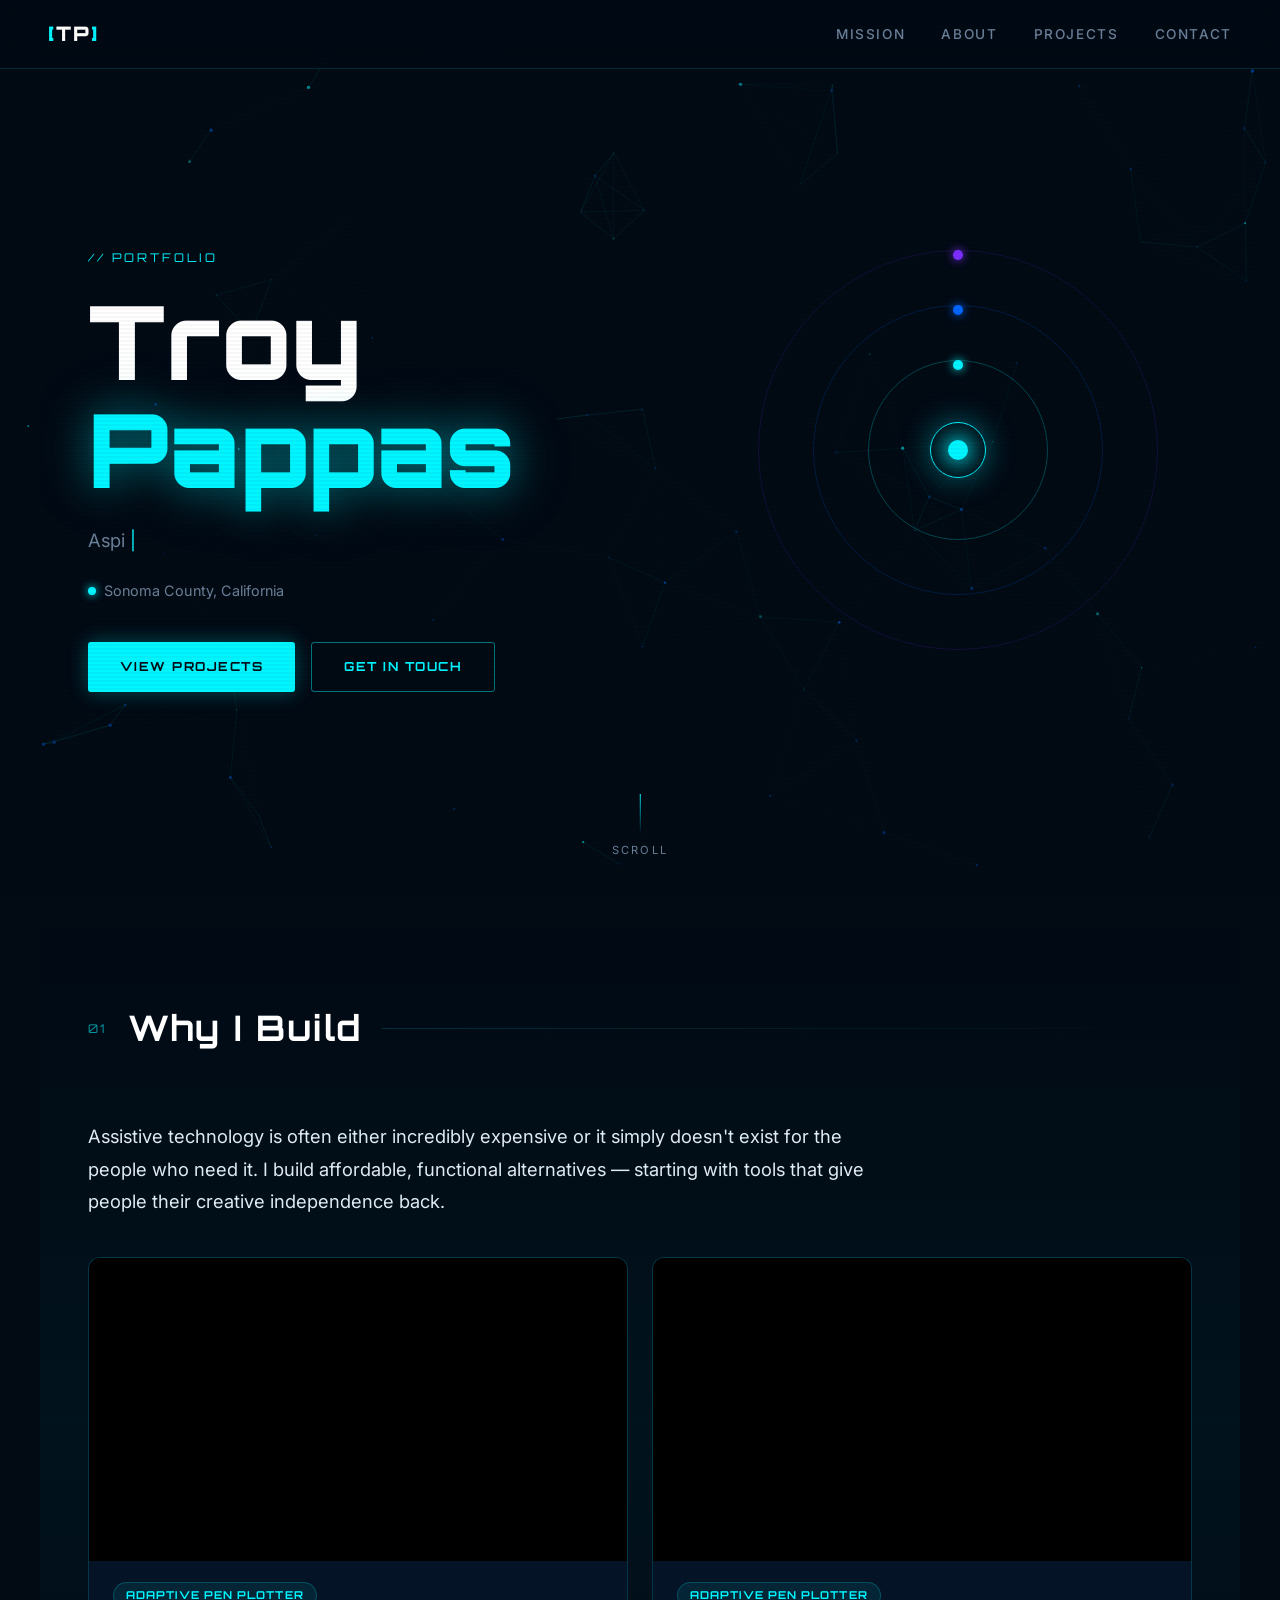
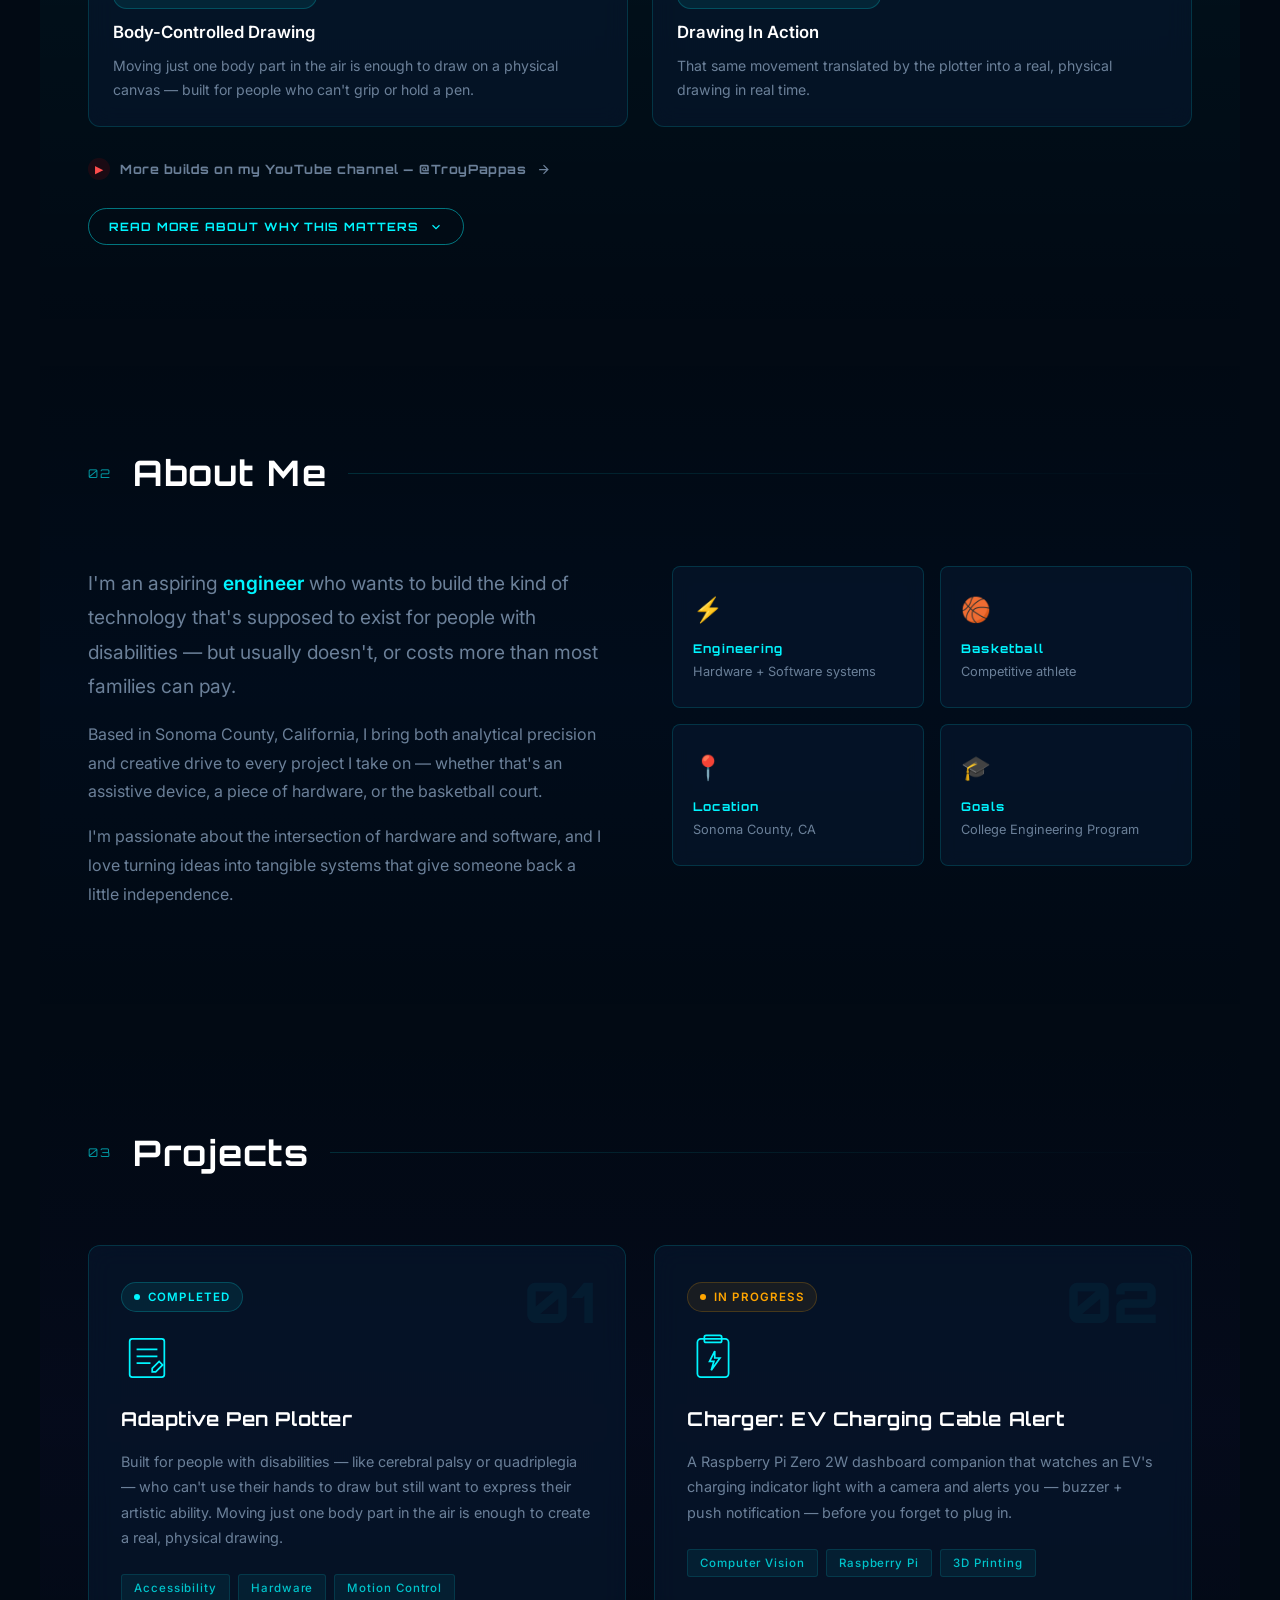
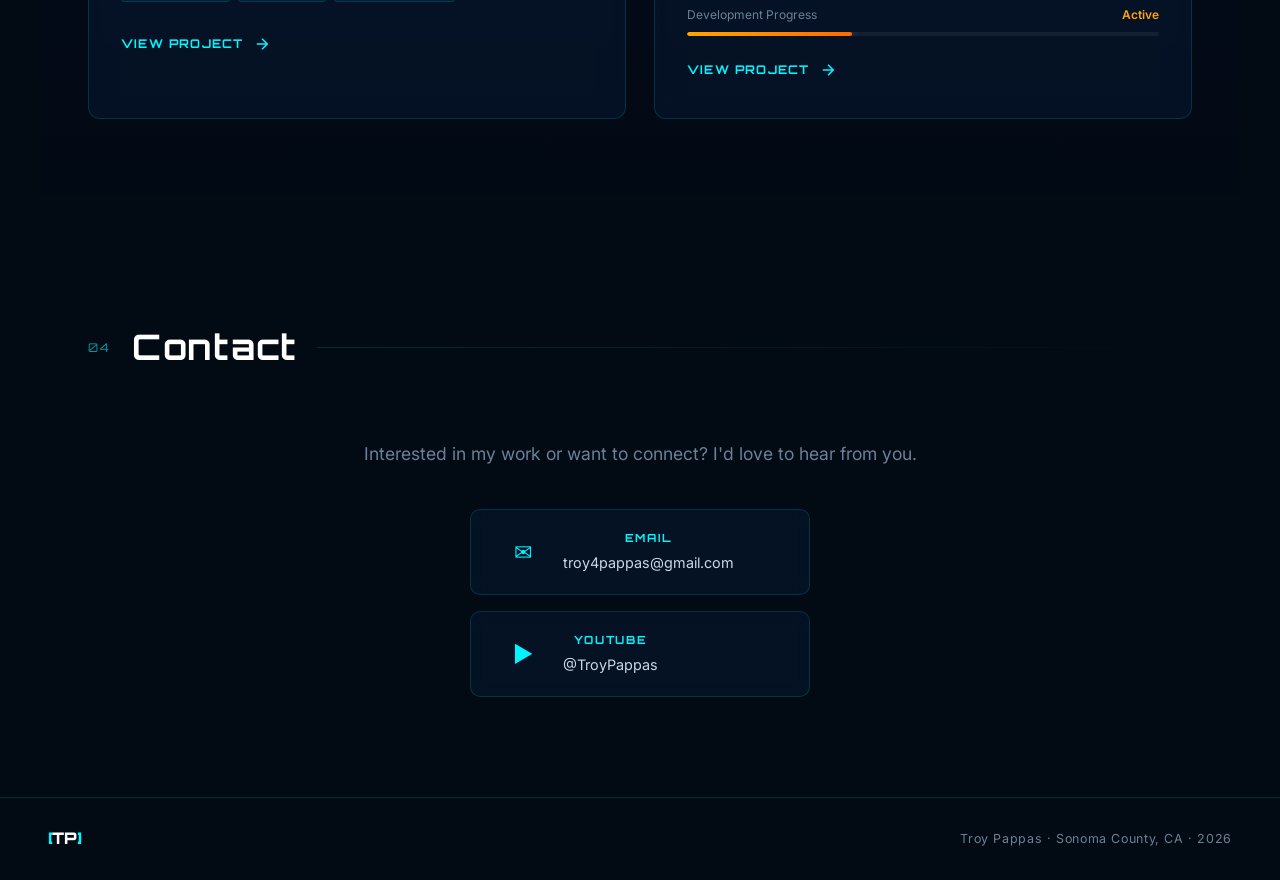
<file: index.html>
<!DOCTYPE html>
<html lang="en">
<head>
  <meta charset="UTF-8" />
  <meta name="viewport" content="width=device-width, initial-scale=1.0" />
  <title>Troy Pappas — Engineer & Athlete</title>
  <link rel="stylesheet" href="style.css" />
  <link rel="preconnect" href="https://fonts.googleapis.com" />
  <link href="https://fonts.googleapis.com/css2?family=Orbitron:wght@400;700;900&family=Inter:wght@300;400;500;600&display=swap" rel="stylesheet" />
</head>
<body>

  <!-- Particle Canvas Background -->
  <canvas id="particles"></canvas>

  <!-- Navigation -->
  <nav id="navbar">
    <div class="nav-brand">
      <span class="nav-bracket">[</span>TP<span class="nav-bracket">]</span>
    </div>
    <ul class="nav-links">
      <li><a href="#mission">Mission</a></li>
      <li><a href="#about">About</a></li>
      <li><a href="#projects">Projects</a></li>
      <li><a href="#contact">Contact</a></li>
    </ul>
  </nav>

  <!-- Hero Section -->
  <section id="hero">
    <div class="hero-content">
      <div class="hero-tag">// PORTFOLIO</div>
      <h1 class="hero-name">
        <span class="name-line">Troy</span>
        <span class="name-line accent">Pappas</span>
      </h1>
      <div class="hero-subtitle">
        <span class="typewriter" id="typewriter"></span>
        <span class="cursor">|</span>
      </div>
      <p class="hero-location">
        <span class="dot"></span> Sonoma County, California
      </p>
      <div class="hero-cta">
        <a href="#projects" class="btn-primary">View Projects</a>
        <a href="#contact" class="btn-secondary">Get In Touch</a>
      </div>
    </div>
    <div class="hero-graphic">
      <div class="orbit-ring ring-1"></div>
      <div class="orbit-ring ring-2"></div>
      <div class="orbit-ring ring-3"></div>
      <div class="center-node">
        <div class="node-inner"></div>
      </div>
      <div class="orbit-dot dot-1"></div>
      <div class="orbit-dot dot-2"></div>
      <div class="orbit-dot dot-3"></div>
    </div>
    <div class="scroll-indicator">
      <div class="scroll-line"></div>
      <span>Scroll</span>
    </div>
  </section>

  <!-- Mission Section -->
  <section id="mission">
    <div class="section-header">
      <span class="section-num">01</span>
      <h2>Why I Build</h2>
      <div class="section-line"></div>
    </div>

    <p class="mission-lead fade-in">Assistive technology is often either incredibly expensive or it simply doesn't exist for the people who need it. I build affordable, functional alternatives — starting with tools that give people their creative independence back.</p>

    <div class="video-grid fade-in">
      <div class="video-card">
        <div class="video-embed">
          <iframe src="https://player.vimeo.com/video/1210593908" title="Adaptive Pen Plotter — Body-Controlled Drawing" allow="autoplay; fullscreen; picture-in-picture" loading="lazy" allowfullscreen></iframe>
        </div>
        <div class="video-caption">
          <span class="video-tag">Adaptive Pen Plotter</span>
          <h4>Body-Controlled Drawing</h4>
          <p>Moving just one body part in the air is enough to draw on a physical canvas — built for people who can't grip or hold a pen.</p>
        </div>
      </div>
      <div class="video-card">
        <div class="video-embed">
          <iframe src="https://player.vimeo.com/video/1210593907" title="Adaptive Pen Plotter — Drawing In Action" allow="autoplay; fullscreen; picture-in-picture" loading="lazy" allowfullscreen></iframe>
        </div>
        <div class="video-caption">
          <span class="video-tag">Adaptive Pen Plotter</span>
          <h4>Drawing In Action</h4>
          <p>That same movement translated by the plotter into a real, physical drawing in real time.</p>
        </div>
      </div>
    </div>

    <a href="https://www.youtube.com/@TroyPappas" class="youtube-link fade-in" target="_blank" rel="noopener noreferrer">
      <span class="youtube-link-icon">▶</span>
      <span>More builds on my YouTube channel — @TroyPappas</span>
      <svg viewBox="0 0 24 24" fill="none" stroke="currentColor" stroke-width="2"><path d="M5 12h14M12 5l7 7-7 7"/></svg>
    </a>

    <div class="read-more fade-in">
      <button class="read-more-btn" id="mission-read-more" aria-expanded="false" aria-controls="mission-more-text">
        <span>Read more about why this matters</span>
        <svg viewBox="0 0 24 24" fill="none" stroke="currentColor" stroke-width="2"><path d="M6 9l6 6 6-6"/></svg>
      </button>
      <div class="read-more-content" id="mission-more-text">
        <p>Commercial adaptive-art and assistive-input devices — eye-gaze controllers, motorized art aids, specialized grips — routinely cost hundreds to thousands of dollars, if a product for a given need exists at all. That puts real creative and functional independence out of reach for a lot of families, especially when insurance doesn't cover it.</p>
        <p>The Adaptive Pen Plotter is my answer to one small piece of that problem: a body-motion-controlled drawing machine built from accessible parts, designed so someone with limited hand mobility — from cerebral palsy, quadriplegia, or another condition — can still make real, physical art with nothing more than a small, controllable movement. It's the first project in what I want to be an ongoing focus: engineering that's built to be affordable and genuinely usable by the people who need it, not just technically impressive.</p>
      </div>
    </div>
  </section>

  <!-- About Section -->
  <section id="about">
    <div class="section-header">
      <span class="section-num">02</span>
      <h2>About Me</h2>
      <div class="section-line"></div>
    </div>
    <div class="about-grid">
      <div class="about-text fade-in">
        <p class="about-lead">I'm an aspiring <span class="highlight">engineer</span> who wants to build the kind of technology that's supposed to exist for people with disabilities — but usually doesn't, or costs more than most families can pay.</p>
        <p>Based in Sonoma County, California, I bring both analytical precision and creative drive to every project I take on — whether that's an assistive device, a piece of hardware, or the basketball court.</p>
        <p>I'm passionate about the intersection of hardware and software, and I love turning ideas into tangible systems that give someone back a little independence.</p>
      </div>
      <div class="about-stats fade-in">
        <div class="stat-card">
          <div class="stat-icon">⚡</div>
          <div class="stat-label">Engineering</div>
          <div class="stat-desc">Hardware + Software systems</div>
        </div>
        <div class="stat-card">
          <div class="stat-icon">🏀</div>
          <div class="stat-label">Basketball</div>
          <div class="stat-desc">Competitive athlete</div>
        </div>
        <div class="stat-card">
          <div class="stat-icon">📍</div>
          <div class="stat-label">Location</div>
          <div class="stat-desc">Sonoma County, CA</div>
        </div>
        <div class="stat-card">
          <div class="stat-icon">🎓</div>
          <div class="stat-label">Goals</div>
          <div class="stat-desc">College Engineering Program</div>
        </div>
      </div>
    </div>
  </section>

  <!-- Projects Section -->
  <section id="projects">
    <div class="section-header">
      <span class="section-num">03</span>
      <h2>Projects</h2>
      <div class="section-line"></div>
    </div>
    <div class="projects-grid">

      <!-- Project 1: Adaptive Pen Plotter -->
      <div class="project-card fade-in" id="project-plotter">
        <div class="project-status completed">
          <span class="status-dot"></span> Completed
        </div>
        <div class="project-number">01</div>
        <div class="project-icon">
          <svg viewBox="0 0 60 60" fill="none" xmlns="http://www.w3.org/2000/svg">
            <rect x="10" y="8" width="40" height="44" rx="3" stroke="currentColor" stroke-width="2"/>
            <line x1="18" y1="20" x2="42" y2="20" stroke="currentColor" stroke-width="2"/>
            <line x1="18" y1="28" x2="42" y2="28" stroke="currentColor" stroke-width="2"/>
            <line x1="18" y1="36" x2="34" y2="36" stroke="currentColor" stroke-width="2"/>
            <path d="M36 42 L44 34 L48 38 L40 46 L36 46 Z" stroke="currentColor" stroke-width="2" fill="none"/>
          </svg>
        </div>
        <h3 class="project-title">Adaptive Pen Plotter</h3>
        <p class="project-desc">Built for people with disabilities — like cerebral palsy or quadriplegia — who can't use their hands to draw but still want to express their artistic ability. Moving just one body part in the air is enough to create a real, physical drawing.</p>
        <div class="project-tags">
          <span class="tag">Accessibility</span>
          <span class="tag">Hardware</span>
          <span class="tag">Motion Control</span>
        </div>
        <a href="https://jacobmajors.com/projects/adaptive-pen-plotter" class="project-link" id="plotter-link" target="_blank" rel="noopener noreferrer">
          <span>View Project</span>
          <svg viewBox="0 0 24 24" fill="none" stroke="currentColor" stroke-width="2"><path d="M5 12h14M12 5l7 7-7 7"/></svg>
        </a>
      </div>

      <!-- Project 2: Charger — EV Charging Cable Alert System -->
      <div class="project-card fade-in" id="project-ev">
        <div class="project-status in-progress">
          <span class="status-dot pulse"></span> In Progress
        </div>
        <div class="project-number">02</div>
        <div class="project-icon">
          <svg viewBox="0 0 60 60" fill="none" xmlns="http://www.w3.org/2000/svg">
            <rect x="12" y="8" width="36" height="44" rx="4" stroke="currentColor" stroke-width="2"/>
            <rect x="20" y="4" width="20" height="8" rx="2" stroke="currentColor" stroke-width="2"/>
            <path d="M32 22 L26 34 H31 L28 44 L38 30 H32 Z" stroke="currentColor" stroke-width="2" fill="none"/>
          </svg>
        </div>
        <h3 class="project-title">Charger: EV Charging Cable Alert</h3>
        <p class="project-desc">A Raspberry Pi Zero 2W dashboard companion that watches an EV's charging indicator light with a camera and alerts you — buzzer + push notification — before you forget to plug in.</p>
        <div class="project-tags">
          <span class="tag">Computer Vision</span>
          <span class="tag">Raspberry Pi</span>
          <span class="tag">3D Printing</span>
        </div>
        <div class="project-progress">
          <div class="progress-label">
            <span>Development Progress</span>
            <span>Active</span>
          </div>
          <div class="progress-bar">
            <div class="progress-fill"></div>
          </div>
        </div>
        <a href="charger.html" class="project-link" id="ev-link">
          <span>View Project</span>
          <svg viewBox="0 0 24 24" fill="none" stroke="currentColor" stroke-width="2"><path d="M5 12h14M12 5l7 7-7 7"/></svg>
        </a>
      </div>

    </div>
  </section>

  <!-- Contact Section -->
  <section id="contact">
    <div class="section-header">
      <span class="section-num">04</span>
      <h2>Contact</h2>
      <div class="section-line"></div>
    </div>
    <div class="contact-wrapper fade-in">
      <p class="contact-lead">Interested in my work or want to connect? I'd love to hear from you.</p>
      <div class="contact-links">
        <a href="mailto:troy4pappas@gmail.com" class="contact-card">
          <div class="contact-icon">✉</div>
          <div>
            <div class="contact-type">Email</div>
            <div class="contact-value">troy4pappas@gmail.com</div>
          </div>
        </a>
        <a href="https://www.youtube.com/@TroyPappas" class="contact-card" target="_blank" rel="noopener noreferrer">
          <div class="contact-icon">▶</div>
          <div>
            <div class="contact-type">YouTube</div>
            <div class="contact-value">@TroyPappas</div>
          </div>
        </a>
      </div>
    </div>
  </section>

  <!-- Footer -->
  <footer>
    <div class="footer-content">
      <span class="footer-brand"><span class="nav-bracket">[</span>TP<span class="nav-bracket">]</span></span>
      <span class="footer-text">Troy Pappas · Sonoma County, CA · 2026</span>
    </div>
  </footer>

  <script src="main.js"></script>
</body>
</html>
</file>
<file: style.css>
/* ===========================
   RESET & BASE
   =========================== */
*, *::before, *::after {
  box-sizing: border-box;
  margin: 0;
  padding: 0;
}

:root {
  --cyan: #00f5ff;
  --cyan-dim: #00c4cc;
  --blue: #0066ff;
  --purple: #7b2fff;
  --dark: #020a14;
  --dark-2: #050f1e;
  --dark-3: #081428;
  --card-bg: rgba(8, 24, 48, 0.6);
  --border: rgba(0, 245, 255, 0.15);
  --border-hover: rgba(0, 245, 255, 0.45);
  --text: #c8d8e8;
  --text-dim: #6b8099;
  --font-display: 'Orbitron', monospace;
  --font-body: 'Inter', sans-serif;
}

html {
  scroll-behavior: smooth;
}

body {
  background: var(--dark);
  color: var(--text);
  font-family: var(--font-body);
  font-weight: 400;
  line-height: 1.6;
  overflow-x: hidden;
}

/* Particle Canvas */
#particles {
  position: fixed;
  top: 0; left: 0;
  width: 100%; height: 100%;
  pointer-events: none;
  z-index: 0;
}

/* ===========================
   NAVIGATION
   =========================== */
#navbar {
  position: fixed;
  top: 0; left: 0; right: 0;
  z-index: 100;
  display: flex;
  align-items: center;
  justify-content: space-between;
  padding: 18px 48px;
  background: rgba(2, 10, 20, 0.7);
  backdrop-filter: blur(16px);
  border-bottom: 1px solid var(--border);
  transition: background 0.3s;
}

.nav-brand {
  font-family: var(--font-display);
  font-size: 1.25rem;
  font-weight: 900;
  color: #fff;
  letter-spacing: 0.1em;
}

.nav-bracket {
  color: var(--cyan);
}

.nav-links {
  list-style: none;
  display: flex;
  gap: 36px;
}

.nav-links a {
  text-decoration: none;
  color: var(--text-dim);
  font-size: 0.85rem;
  font-weight: 500;
  letter-spacing: 0.12em;
  text-transform: uppercase;
  transition: color 0.2s;
  position: relative;
}

.nav-links a::after {
  content: '';
  position: absolute;
  left: 0; bottom: -4px;
  width: 0; height: 1px;
  background: var(--cyan);
  transition: width 0.3s;
}

.nav-links a:hover {
  color: var(--cyan);
}

.nav-links a:hover::after {
  width: 100%;
}

/* ===========================
   HERO
   =========================== */
#hero {
  position: relative;
  min-height: 100vh;
  display: flex;
  align-items: center;
  padding: 120px 48px 80px;
  z-index: 1;
  overflow: hidden;
}

.hero-content {
  flex: 1;
  max-width: 660px;
}

.hero-tag {
  font-family: var(--font-display);
  font-size: 0.75rem;
  color: var(--cyan);
  letter-spacing: 0.25em;
  margin-bottom: 20px;
  opacity: 0;
  animation: fadeSlideUp 0.8s 0.2s forwards;
}

.hero-name {
  font-family: var(--font-display);
  font-weight: 900;
  line-height: 1.05;
  margin-bottom: 24px;
}

.name-line {
  display: block;
  font-size: clamp(3.5rem, 8vw, 7rem);
  color: #ffffff;
  opacity: 0;
  animation: fadeSlideUp 0.8s 0.35s forwards;
}

.name-line.accent {
  color: var(--cyan);
  text-shadow: 0 0 40px rgba(0, 245, 255, 0.4), 0 0 80px rgba(0, 245, 255, 0.15);
  animation-delay: 0.5s;
}

.hero-subtitle {
  font-size: 1.15rem;
  color: var(--text-dim);
  margin-bottom: 20px;
  min-height: 1.8em;
  opacity: 0;
  animation: fadeSlideUp 0.8s 0.65s forwards;
}

.cursor {
  color: var(--cyan);
  animation: blink 1s infinite;
}

.hero-location {
  display: flex;
  align-items: center;
  gap: 8px;
  font-size: 0.9rem;
  color: var(--text-dim);
  margin-bottom: 40px;
  opacity: 0;
  animation: fadeSlideUp 0.8s 0.8s forwards;
}

.dot {
  width: 8px; height: 8px;
  background: var(--cyan);
  border-radius: 50%;
  box-shadow: 0 0 8px var(--cyan);
  animation: pulse 2s infinite;
}

.hero-cta {
  display: flex;
  gap: 16px;
  flex-wrap: wrap;
  opacity: 0;
  animation: fadeSlideUp 0.8s 0.95s forwards;
}

.btn-primary {
  display: inline-flex;
  align-items: center;
  padding: 14px 32px;
  background: var(--cyan);
  color: var(--dark);
  font-family: var(--font-display);
  font-size: 0.78rem;
  font-weight: 700;
  letter-spacing: 0.12em;
  text-decoration: none;
  text-transform: uppercase;
  border-radius: 3px;
  transition: all 0.3s;
  box-shadow: 0 0 20px rgba(0, 245, 255, 0.3);
}

.btn-primary:hover {
  background: #fff;
  box-shadow: 0 0 40px rgba(0, 245, 255, 0.6);
  transform: translateY(-2px);
}

.btn-secondary {
  display: inline-flex;
  align-items: center;
  padding: 14px 32px;
  background: transparent;
  color: var(--cyan);
  font-family: var(--font-display);
  font-size: 0.78rem;
  font-weight: 700;
  letter-spacing: 0.12em;
  text-decoration: none;
  text-transform: uppercase;
  border: 1px solid var(--border-hover);
  border-radius: 3px;
  transition: all 0.3s;
}

.btn-secondary:hover {
  background: rgba(0, 245, 255, 0.08);
  border-color: var(--cyan);
  box-shadow: 0 0 20px rgba(0, 245, 255, 0.2);
  transform: translateY(-2px);
}

/* Hero Orbit Graphic */
.hero-graphic {
  position: absolute;
  right: 6%;
  top: 50%;
  transform: translateY(-50%);
  width: 420px;
  height: 420px;
  opacity: 0;
  animation: fadeIn 1.2s 1s forwards;
}

.orbit-ring {
  position: absolute;
  top: 50%; left: 50%;
  transform: translate(-50%, -50%);
  border-radius: 50%;
  border: 1px solid var(--border);
}

.ring-1 {
  width: 180px; height: 180px;
  border-color: rgba(0, 245, 255, 0.25);
  animation: spin 8s linear infinite;
}
.ring-2 {
  width: 290px; height: 290px;
  border-color: rgba(0, 102, 255, 0.2);
  animation: spin 14s linear infinite reverse;
}
.ring-3 {
  width: 400px; height: 400px;
  border-color: rgba(123, 47, 255, 0.15);
  animation: spin 22s linear infinite;
}

.center-node {
  position: absolute;
  top: 50%; left: 50%;
  transform: translate(-50%, -50%);
  width: 56px; height: 56px;
  border-radius: 50%;
  background: radial-gradient(circle, rgba(0,245,255,0.3), transparent 70%);
  border: 1px solid var(--cyan);
  display: flex; align-items: center; justify-content: center;
  box-shadow: 0 0 30px rgba(0, 245, 255, 0.4), inset 0 0 20px rgba(0, 245, 255, 0.1);
}

.node-inner {
  width: 20px; height: 20px;
  background: var(--cyan);
  border-radius: 50%;
  box-shadow: 0 0 20px var(--cyan);
  animation: pulse 2s infinite;
}

.orbit-dot {
  position: absolute;
  width: 10px; height: 10px;
  border-radius: 50%;
  background: var(--cyan);
  box-shadow: 0 0 10px var(--cyan);
  top: 50%; left: 50%;
}

.dot-1 {
  margin-top: -90px; margin-left: -5px;
  animation: orbit1 8s linear infinite;
  transform-origin: 5px 90px;
}
.dot-2 {
  background: var(--blue);
  box-shadow: 0 0 10px var(--blue);
  margin-top: -145px; margin-left: -5px;
  animation: orbit2 14s linear infinite reverse;
  transform-origin: 5px 145px;
}
.dot-3 {
  background: var(--purple);
  box-shadow: 0 0 10px var(--purple);
  margin-top: -200px; margin-left: -5px;
  animation: orbit3 22s linear infinite;
  transform-origin: 5px 200px;
}

/* Scroll Indicator */
.scroll-indicator {
  position: absolute;
  bottom: 40px;
  left: 50%;
  transform: translateX(-50%);
  display: flex;
  flex-direction: column;
  align-items: center;
  gap: 8px;
  color: var(--text-dim);
  font-size: 0.7rem;
  letter-spacing: 0.2em;
  text-transform: uppercase;
  opacity: 0;
  animation: fadeIn 1s 1.5s forwards;
}

.scroll-line {
  width: 1px;
  height: 40px;
  background: linear-gradient(to bottom, var(--cyan), transparent);
  animation: scrollPulse 2s infinite;
}

/* ===========================
   SECTIONS COMMON
   =========================== */
section {
  position: relative;
  z-index: 1;
  padding: 100px 48px;
  max-width: 1200px;
  margin: 0 auto;
}

.section-header {
  display: flex;
  align-items: center;
  gap: 20px;
  margin-bottom: 64px;
}

.section-num {
  font-family: var(--font-display);
  font-size: 0.75rem;
  color: var(--cyan);
  letter-spacing: 0.2em;
  opacity: 0.6;
}

.section-header h2 {
  font-family: var(--font-display);
  font-size: clamp(1.6rem, 3vw, 2.2rem);
  font-weight: 700;
  color: #fff;
  letter-spacing: 0.05em;
}

.section-line {
  flex: 1;
  height: 1px;
  background: linear-gradient(to right, var(--border), transparent);
}

/* Fade-in on scroll */
.fade-in {
  opacity: 0;
  transform: translateY(30px);
  transition: opacity 0.7s ease, transform 0.7s ease;
}

.fade-in.visible {
  opacity: 1;
  transform: translateY(0);
}

/* ===========================
   MISSION
   =========================== */
#mission {
  background: linear-gradient(180deg, transparent, rgba(0,245,255,0.04), transparent);
}

.mission-lead {
  font-size: 1.15rem;
  color: #e0eaf4;
  line-height: 1.75;
  max-width: 780px;
  margin-bottom: 40px;
}

.video-grid {
  display: grid;
  grid-template-columns: repeat(auto-fit, minmax(320px, 1fr));
  gap: 24px;
  margin-bottom: 28px;
}

.video-card {
  background: var(--card-bg);
  border: 1px solid var(--border);
  border-radius: 12px;
  overflow: hidden;
  transition: border-color 0.3s, transform 0.3s, box-shadow 0.4s;
  backdrop-filter: blur(12px);
}

.video-card:hover {
  border-color: var(--border-hover);
  transform: translateY(-4px);
  box-shadow: 0 20px 60px rgba(0, 245, 255, 0.1);
}

.video-embed {
  position: relative;
  aspect-ratio: 16 / 9;
  background: #000;
}

.video-embed iframe {
  position: absolute;
  inset: 0;
  width: 100%;
  height: 100%;
  border: none;
}

.video-caption {
  padding: 20px 24px 24px;
}

.video-tag {
  display: inline-block;
  font-family: var(--font-display);
  font-size: 0.68rem;
  font-weight: 700;
  letter-spacing: 0.1em;
  text-transform: uppercase;
  color: var(--cyan);
  background: rgba(0, 245, 255, 0.08);
  border: 1px solid rgba(0, 245, 255, 0.2);
  border-radius: 100px;
  padding: 4px 12px;
  margin-bottom: 10px;
}

.video-caption h4 {
  font-family: var(--font-body);
  font-size: 1.05rem;
  font-weight: 600;
  color: #fff;
  margin-bottom: 8px;
}

.video-caption p {
  font-size: 0.88rem;
  color: var(--text-dim);
  line-height: 1.7;
}

.youtube-link {
  display: inline-flex;
  align-items: center;
  gap: 10px;
  margin-bottom: 28px;
  font-family: var(--font-display);
  font-size: 0.8rem;
  font-weight: 700;
  letter-spacing: 0.04em;
  color: var(--text-dim);
  text-decoration: none;
  transition: color 0.2s, gap 0.2s;
}

.youtube-link-icon {
  display: flex;
  align-items: center;
  justify-content: center;
  width: 22px; height: 22px;
  border-radius: 50%;
  background: rgba(255, 0, 0, 0.1);
  color: #ff4d4d;
  font-size: 0.6rem;
}

.youtube-link svg {
  width: 15px; height: 15px;
  transition: transform 0.3s;
}

.youtube-link:hover {
  color: var(--cyan);
  gap: 14px;
}

.youtube-link:hover svg {
  transform: translateX(3px);
}

/* Read more disclosure */
.read-more-btn {
  display: inline-flex;
  align-items: center;
  gap: 10px;
  background: transparent;
  border: 1px solid var(--border-hover);
  border-radius: 100px;
  padding: 10px 20px;
  font-family: var(--font-display);
  font-size: 0.72rem;
  font-weight: 700;
  letter-spacing: 0.08em;
  text-transform: uppercase;
  color: var(--cyan);
  cursor: pointer;
  transition: all 0.2s;
}

.read-more-btn:hover {
  background: rgba(0, 245, 255, 0.08);
  box-shadow: 0 0 20px rgba(0, 245, 255, 0.15);
}

.read-more-btn svg {
  width: 14px; height: 14px;
  transition: transform 0.3s;
}

.read-more-btn.open svg {
  transform: rotate(180deg);
}

.read-more-content {
  max-height: 0;
  overflow: hidden;
  transition: max-height 0.45s ease;
}

.read-more-content.open {
  max-height: 700px;
}

.read-more-content p {
  font-size: 0.92rem;
  color: var(--text-dim);
  line-height: 1.8;
  margin-top: 20px;
}

/* ===========================
   ABOUT
   =========================== */
#about {
  background: linear-gradient(180deg, transparent, rgba(0,102,255,0.03), transparent);
}

.about-grid {
  display: grid;
  grid-template-columns: 1fr 1fr;
  gap: 64px;
  align-items: start;
}

.about-lead {
  font-size: 1.2rem;
  color: #e0eaf4;
  line-height: 1.7;
  margin-bottom: 20px;
}

.about-text p {
  color: var(--text-dim);
  margin-bottom: 16px;
  line-height: 1.8;
}

.highlight {
  color: var(--cyan);
  font-weight: 600;
}

.about-stats {
  display: grid;
  grid-template-columns: 1fr 1fr;
  gap: 16px;
}

.stat-card {
  background: var(--card-bg);
  border: 1px solid var(--border);
  border-radius: 8px;
  padding: 24px 20px;
  transition: border-color 0.3s, transform 0.3s, box-shadow 0.3s;
  backdrop-filter: blur(8px);
}

.stat-card:hover {
  border-color: var(--border-hover);
  transform: translateY(-4px);
  box-shadow: 0 8px 32px rgba(0, 245, 255, 0.08);
}

.stat-icon {
  font-size: 1.5rem;
  margin-bottom: 10px;
}

.stat-label {
  font-family: var(--font-display);
  font-size: 0.75rem;
  font-weight: 700;
  color: var(--cyan);
  letter-spacing: 0.1em;
  margin-bottom: 4px;
}

.stat-desc {
  font-size: 0.8rem;
  color: var(--text-dim);
}

/* ===========================
   PROJECTS
   =========================== */
#projects {
  background: linear-gradient(180deg, transparent, rgba(123,47,255,0.03), transparent);
}

.projects-grid {
  display: grid;
  grid-template-columns: repeat(auto-fit, minmax(400px, 1fr));
  gap: 28px;
}

.project-card {
  background: var(--card-bg);
  border: 1px solid var(--border);
  border-radius: 12px;
  padding: 36px 32px;
  position: relative;
  overflow: hidden;
  backdrop-filter: blur(12px);
  transition: border-color 0.3s, transform 0.3s, box-shadow 0.4s;
  transition-delay: calc(var(--i, 0) * 0.1s);
}

.project-card::before {
  content: '';
  position: absolute;
  top: 0; left: 0; right: 0;
  height: 2px;
  background: linear-gradient(90deg, transparent, var(--cyan), transparent);
  opacity: 0;
  transition: opacity 0.4s;
}

.project-card:hover {
  border-color: var(--border-hover);
  transform: translateY(-6px);
  box-shadow: 0 20px 60px rgba(0, 245, 255, 0.1), 0 0 0 1px rgba(0, 245, 255, 0.1);
}

.project-card:hover::before {
  opacity: 1;
}

.project-status {
  display: inline-flex;
  align-items: center;
  gap: 8px;
  font-size: 0.72rem;
  font-weight: 600;
  letter-spacing: 0.1em;
  text-transform: uppercase;
  padding: 5px 12px;
  border-radius: 100px;
  margin-bottom: 20px;
}

.project-status.completed {
  background: rgba(0, 245, 255, 0.08);
  color: var(--cyan);
  border: 1px solid rgba(0, 245, 255, 0.2);
}

.project-status.in-progress {
  background: rgba(255, 165, 0, 0.08);
  color: #ffa500;
  border: 1px solid rgba(255, 165, 0, 0.2);
}

.status-dot {
  width: 6px; height: 6px;
  border-radius: 50%;
  background: currentColor;
}

.status-dot.pulse {
  animation: pulse 1.5s infinite;
}

.project-number {
  position: absolute;
  top: 28px; right: 32px;
  font-family: var(--font-display);
  font-size: 3.5rem;
  font-weight: 900;
  color: rgba(0, 245, 255, 0.05);
  line-height: 1;
  user-select: none;
}

.project-icon {
  width: 52px; height: 52px;
  color: var(--cyan);
  margin-bottom: 20px;
}

.project-icon svg {
  width: 100%; height: 100%;
}

.project-title {
  font-family: var(--font-display);
  font-size: 1.2rem;
  font-weight: 700;
  color: #fff;
  margin-bottom: 14px;
  letter-spacing: 0.03em;
}

.project-desc {
  font-size: 0.9rem;
  color: var(--text-dim);
  line-height: 1.75;
  margin-bottom: 24px;
}

.project-tags {
  display: flex;
  flex-wrap: wrap;
  gap: 8px;
  margin-bottom: 28px;
}

.tag {
  font-size: 0.72rem;
  font-weight: 500;
  letter-spacing: 0.08em;
  padding: 4px 12px;
  border-radius: 3px;
  background: rgba(0, 245, 255, 0.06);
  border: 1px solid rgba(0, 245, 255, 0.12);
  color: var(--cyan-dim);
}

.project-link {
  display: inline-flex;
  align-items: center;
  gap: 10px;
  font-family: var(--font-display);
  font-size: 0.75rem;
  font-weight: 700;
  letter-spacing: 0.1em;
  text-transform: uppercase;
  color: var(--cyan);
  text-decoration: none;
  transition: gap 0.3s;
}

.project-link svg {
  width: 18px; height: 18px;
  transition: transform 0.3s;
}

.project-link:hover {
  gap: 16px;
}

.project-link:hover svg {
  transform: translateX(4px);
}

/* Progress Bar */
.project-progress {
  margin-top: 4px;
}

.progress-label {
  display: flex;
  justify-content: space-between;
  font-size: 0.75rem;
  color: var(--text-dim);
  margin-bottom: 8px;
}

.progress-label span:last-child {
  color: #ffa500;
  font-weight: 600;
}

.progress-bar {
  height: 4px;
  background: rgba(255, 255, 255, 0.06);
  border-radius: 100px;
  overflow: hidden;
}

.progress-fill {
  height: 100%;
  width: 0;
  background: linear-gradient(90deg, #ffa500, #ff6b00);
  border-radius: 100px;
  box-shadow: 0 0 8px rgba(255, 165, 0, 0.5);
  transition: width 1.4s cubic-bezier(0.4, 0, 0.2, 1) 0.5s;
}

.project-card.visible .progress-fill {
  width: 35%;
}

.project-progress + .project-link {
  margin-top: 24px;
}

.code-block {
  margin-top: 18px;
  background: rgba(0, 0, 0, 0.35);
  border: 1px solid var(--border);
  border-radius: 8px;
  overflow: hidden;
}

.code-block-label {
  font-family: var(--font-body);
  font-size: 0.72rem;
  font-weight: 600;
  letter-spacing: 0.04em;
  color: var(--text-dim);
  background: rgba(0, 245, 255, 0.05);
  border-bottom: 1px solid var(--border);
  padding: 9px 16px;
}

.code-block pre {
  margin: 0;
  padding: 18px 20px;
  overflow-x: auto;
}

.code-block code {
  font-family: 'SFMono-Regular', Consolas, 'Liberation Mono', Menlo, monospace;
  font-size: 0.8rem;
  line-height: 1.7;
  color: #9fd8e0;
  white-space: pre;
}

body.modal-open {
  overflow: hidden;
}

/* ===========================
   CONTACT
   =========================== */
#contact {
  text-align: center;
}

.contact-wrapper {
  max-width: 600px;
  margin: 0 auto;
}

.contact-lead {
  font-size: 1.1rem;
  color: var(--text-dim);
  margin-bottom: 40px;
  line-height: 1.7;
}

.contact-links {
  display: flex;
  flex-direction: column;
  gap: 16px;
  align-items: center;
}

.contact-card {
  display: flex;
  align-items: center;
  gap: 20px;
  background: var(--card-bg);
  border: 1px solid var(--border);
  border-radius: 10px;
  padding: 20px 32px;
  text-decoration: none;
  min-width: 340px;
  transition: border-color 0.3s, box-shadow 0.3s, transform 0.3s;
  backdrop-filter: blur(8px);
}

.contact-card:hover {
  border-color: var(--border-hover);
  box-shadow: 0 8px 32px rgba(0, 245, 255, 0.1);
  transform: translateY(-3px);
}

.contact-icon {
  font-size: 1.4rem;
  color: var(--cyan);
  width: 40px;
  text-align: center;
}

.contact-type {
  font-family: var(--font-display);
  font-size: 0.7rem;
  font-weight: 700;
  letter-spacing: 0.15em;
  color: var(--cyan);
  text-transform: uppercase;
  margin-bottom: 3px;
}

.contact-value {
  font-size: 0.9rem;
  color: var(--text);
}

/* ===========================
   FOOTER
   =========================== */
footer {
  position: relative;
  z-index: 1;
  border-top: 1px solid var(--border);
  padding: 28px 48px;
}

.footer-content {
  max-width: 1200px;
  margin: 0 auto;
  display: flex;
  align-items: center;
  justify-content: space-between;
}

.footer-brand {
  font-family: var(--font-display);
  font-size: 1rem;
  font-weight: 900;
  color: #fff;
}

.footer-text {
  font-size: 0.78rem;
  color: var(--text-dim);
  letter-spacing: 0.05em;
}

/* ===========================
   GLOW SCANLINE OVERLAY
   =========================== */
body::after {
  content: '';
  position: fixed;
  top: 0; left: 0; right: 0; bottom: 0;
  background: repeating-linear-gradient(
    0deg,
    transparent,
    transparent 2px,
    rgba(0, 0, 0, 0.03) 2px,
    rgba(0, 0, 0, 0.03) 4px
  );
  pointer-events: none;
  z-index: 9999;
}

/* ===========================
   KEYFRAMES
   =========================== */
@keyframes fadeSlideUp {
  from { opacity: 0; transform: translateY(24px); }
  to   { opacity: 1; transform: translateY(0); }
}

@keyframes fadeIn {
  from { opacity: 0; }
  to   { opacity: 1; }
}

@keyframes blink {
  0%, 50% { opacity: 1; }
  51%, 100% { opacity: 0; }
}

@keyframes pulse {
  0%, 100% { opacity: 1; box-shadow: 0 0 0 0 rgba(0, 245, 255, 0.4); }
  50% { opacity: 0.7; box-shadow: 0 0 0 6px rgba(0, 245, 255, 0); }
}

@keyframes spin {
  from { transform: translate(-50%, -50%) rotate(0deg); }
  to   { transform: translate(-50%, -50%) rotate(360deg); }
}

@keyframes orbit1 {
  from { transform: rotate(0deg); }
  to   { transform: rotate(360deg); }
}
@keyframes orbit2 {
  from { transform: rotate(0deg); }
  to   { transform: rotate(360deg); }
}
@keyframes orbit3 {
  from { transform: rotate(0deg); }
  to   { transform: rotate(360deg); }
}

@keyframes scrollPulse {
  0%   { transform: scaleY(0); transform-origin: top; opacity: 1; }
  50%  { transform: scaleY(1); transform-origin: top; opacity: 1; }
  100% { transform: scaleY(1); transform-origin: bottom; opacity: 0; }
}

/* ===========================
   RESPONSIVE
   =========================== */
@media (max-width: 900px) {
  #navbar { padding: 16px 24px; }
  #hero { padding: 100px 24px 60px; flex-direction: column; }
  .hero-graphic { display: none; }
  section { padding: 72px 24px; }
  .about-grid { grid-template-columns: 1fr; gap: 40px; }
  .projects-grid { grid-template-columns: 1fr; }
  footer { padding: 24px; }
  .footer-content { flex-direction: column; gap: 8px; text-align: center; }
}

@media (max-width: 480px) {
  .nav-links { gap: 20px; }
  .hero-cta { flex-direction: column; }
  .btn-primary, .btn-secondary { text-align: center; justify-content: center; }
  .about-stats { grid-template-columns: 1fr; }
  .contact-card { min-width: auto; width: 100%; }
}

/* ===========================
   DETAIL PAGE (PROJECT CASE STUDY)
   =========================== */
.detail-back-row {
  max-width: 1200px;
  margin: 0 auto;
  padding: 100px 48px 0;
  position: relative;
  z-index: 1;
}

.detail-back {
  display: inline-flex;
  align-items: center;
  gap: 8px;
  font-family: var(--font-display);
  font-size: 0.75rem;
  font-weight: 700;
  letter-spacing: 0.1em;
  text-transform: uppercase;
  color: var(--text-dim);
  text-decoration: none;
  transition: color 0.2s, gap 0.2s;
}

.detail-back svg { width: 16px; height: 16px; }

.detail-back:hover {
  color: var(--cyan);
  gap: 12px;
}

.detail-hero {
  max-width: 1200px;
  margin: 0 auto;
  padding: 32px 48px 80px;
  position: relative;
  z-index: 1;
  border-bottom: 1px solid var(--border);
}

.detail-tag {
  display: block;
  font-family: var(--font-display);
  font-size: 0.75rem;
  color: var(--cyan);
  letter-spacing: 0.25em;
  opacity: 0.7;
  margin-bottom: 18px;
}

.detail-hero h1 {
  font-family: var(--font-display);
  font-size: clamp(2rem, 5vw, 3.2rem);
  font-weight: 900;
  color: #fff;
  letter-spacing: 0.02em;
  margin-bottom: 20px;
}

.detail-tagline {
  font-size: 1.1rem;
  color: var(--text-dim);
  line-height: 1.75;
  max-width: 720px;
  margin-bottom: 28px;
}

.detail-meta {
  display: flex;
  flex-wrap: wrap;
  align-items: center;
  gap: 18px;
}

.detail-meta .project-tags { margin-bottom: 0; }

/* Section shell reused across the page */
.detail-section {
  max-width: 1200px;
  margin: 0 auto;
  padding: 72px 48px;
  position: relative;
  z-index: 1;
  border-bottom: 1px solid var(--border);
}

.detail-section:last-of-type { border-bottom: none; }

.detail-section-head {
  display: flex;
  align-items: center;
  gap: 18px;
  margin-bottom: 32px;
}

.detail-num {
  flex-shrink: 0;
  font-family: var(--font-display);
  font-size: 0.85rem;
  font-weight: 700;
  color: var(--cyan);
  letter-spacing: 0.1em;
  background: rgba(0, 245, 255, 0.08);
  border: 1px solid rgba(0, 245, 255, 0.2);
  border-radius: 6px;
  padding: 8px 14px;
}

.detail-section-head h2 {
  font-family: var(--font-display);
  font-size: clamp(1.3rem, 2.5vw, 1.7rem);
  font-weight: 700;
  color: #fff;
  letter-spacing: 0.03em;
}

.detail-lead {
  font-size: 1rem;
  color: var(--text-dim);
  line-height: 1.85;
  max-width: 800px;
  margin-bottom: 16px;
}

.detail-lead:last-child { margin-bottom: 0; }

/* Goals grid (reuses stat-card visual language) */
.goals-grid {
  display: grid;
  grid-template-columns: repeat(auto-fit, minmax(260px, 1fr));
  gap: 20px;
}

.goal-card {
  background: var(--card-bg);
  border: 1px solid var(--border);
  border-radius: 10px;
  padding: 26px 24px;
  transition: border-color 0.3s, transform 0.3s;
}

.goal-card:hover {
  border-color: var(--border-hover);
  transform: translateY(-4px);
}

.goal-icon { font-size: 1.6rem; margin-bottom: 14px; }

.goal-card h4 {
  font-family: var(--font-display);
  font-size: 0.9rem;
  font-weight: 700;
  color: #fff;
  margin-bottom: 10px;
  letter-spacing: 0.02em;
}

.goal-card p {
  font-size: 0.86rem;
  color: var(--text-dim);
  line-height: 1.7;
}

/* Hardware table */
.hw-table-wrap {
  overflow-x: auto;
  border: 1px solid var(--border);
  border-radius: 10px;
}

.hw-table {
  width: 100%;
  border-collapse: collapse;
  min-width: 560px;
}

.hw-table th, .hw-table td {
  text-align: left;
  padding: 14px 20px;
  font-size: 0.86rem;
  border-bottom: 1px solid var(--border);
}

.hw-table th {
  font-family: var(--font-display);
  font-size: 0.7rem;
  letter-spacing: 0.1em;
  text-transform: uppercase;
  color: var(--cyan);
  background: rgba(0, 245, 255, 0.05);
}

.hw-table td { color: var(--text-dim); }
.hw-table td:first-child { color: #e0eaf4; font-weight: 500; }
.hw-table tr:last-child td { border-bottom: none; }

/* Architecture flow diagram */
.arch-flow {
  display: flex;
  flex-wrap: wrap;
  align-items: stretch;
  gap: 14px;
}

.arch-node {
  flex: 1 1 150px;
  background: var(--card-bg);
  border: 1px solid var(--border);
  border-radius: 10px;
  padding: 18px 16px;
  text-align: center;
  display: flex;
  flex-direction: column;
  align-items: center;
  justify-content: center;
  gap: 6px;
}

.arch-node .arch-icon { font-size: 1.4rem; }

.arch-node .arch-label {
  font-family: var(--font-display);
  font-size: 0.78rem;
  font-weight: 700;
  color: #fff;
  letter-spacing: 0.02em;
}

.arch-node .arch-sub {
  font-size: 0.74rem;
  color: var(--text-dim);
  line-height: 1.5;
}

.arch-node.arch-decision {
  border-color: var(--border-hover);
  background: rgba(0, 245, 255, 0.05);
}

.arch-arrow {
  flex: 0 0 auto;
  display: flex;
  align-items: center;
  justify-content: center;
  color: var(--cyan);
  opacity: 0.6;
  font-size: 1.2rem;
  min-width: 20px;
}

/* Numbered process list (mirrors modal process-steps for reuse on full page) */
.detail-steps {
  list-style: none;
  display: flex;
  flex-direction: column;
  gap: 24px;
}

.detail-steps li {
  display: flex;
  gap: 18px;
  position: relative;
}

.detail-steps li::before {
  content: '';
  position: absolute;
  left: 17px;
  top: 38px;
  bottom: -24px;
  width: 1px;
  background: linear-gradient(to bottom, var(--border-hover), transparent);
}

.detail-steps li:last-child::before { display: none; }

.detail-step-num {
  flex-shrink: 0;
  width: 36px; height: 36px;
  display: flex; align-items: center; justify-content: center;
  font-family: var(--font-display);
  font-size: 0.85rem;
  font-weight: 700;
  color: var(--cyan);
  background: rgba(0, 245, 255, 0.08);
  border: 1px solid var(--border-hover);
  border-radius: 50%;
  box-shadow: 0 0 12px rgba(0, 245, 255, 0.15);
  z-index: 1;
}

.detail-step-content h4 {
  font-family: var(--font-body);
  font-size: 1rem;
  font-weight: 600;
  color: #e0eaf4;
  margin-bottom: 8px;
}

.detail-step-content p {
  font-size: 0.9rem;
  color: var(--text-dim);
  line-height: 1.8;
}

/* Challenge grid */
.challenge-grid {
  display: grid;
  grid-template-columns: repeat(auto-fit, minmax(280px, 1fr));
  gap: 20px;
}

.challenge-card {
  background: var(--card-bg);
  border: 1px solid var(--border);
  border-radius: 10px;
  padding: 24px;
}

.challenge-card h4 {
  font-family: var(--font-display);
  font-size: 0.88rem;
  font-weight: 700;
  color: var(--cyan);
  margin-bottom: 10px;
  letter-spacing: 0.02em;
}

.challenge-card p {
  font-size: 0.86rem;
  color: var(--text-dim);
  line-height: 1.75;
}

/* Roadmap */
.roadmap-list {
  display: flex;
  flex-direction: column;
  gap: 4px;
}

.roadmap-item {
  display: flex;
  align-items: flex-start;
  justify-content: space-between;
  gap: 20px;
  padding: 20px 4px;
  border-bottom: 1px solid var(--border);
}

.roadmap-item:last-child { border-bottom: none; }

.roadmap-item-text h4 {
  font-family: var(--font-body);
  font-size: 0.95rem;
  font-weight: 600;
  color: #e0eaf4;
  margin-bottom: 6px;
}

.roadmap-item-text p {
  font-size: 0.85rem;
  color: var(--text-dim);
  line-height: 1.7;
}

.roadmap-pill {
  flex-shrink: 0;
  font-family: var(--font-display);
  font-size: 0.68rem;
  font-weight: 700;
  letter-spacing: 0.08em;
  text-transform: uppercase;
  padding: 6px 14px;
  border-radius: 100px;
  white-space: nowrap;
  margin-top: 2px;
}

.roadmap-pill.done {
  background: rgba(0, 245, 255, 0.08);
  color: var(--cyan);
  border: 1px solid rgba(0, 245, 255, 0.2);
}

.roadmap-pill.next {
  background: rgba(255, 165, 0, 0.08);
  color: #ffa500;
  border: 1px solid rgba(255, 165, 0, 0.2);
}

.roadmap-pill.later {
  background: rgba(107, 128, 153, 0.08);
  color: var(--text-dim);
  border: 1px solid rgba(107, 128, 153, 0.2);
}

/* Photo build gallery — HUD carousel */
.gallery-group-num {
  display: inline-block;
  font-family: var(--font-display);
  font-size: 0.75rem;
  font-weight: 700;
  color: var(--cyan);
  background: rgba(0, 245, 255, 0.08);
  border: 1px solid rgba(0, 245, 255, 0.2);
  border-radius: 6px;
  padding: 5px 11px;
  letter-spacing: 0.05em;
  margin-bottom: 14px;
}

.gallery-thumb {
  border-radius: 8px;
  overflow: hidden;
  border: 1px solid var(--border);
  cursor: zoom-in;
  background: var(--dark-3);
  transition: border-color 0.3s, transform 0.3s;
}

.gallery-thumb:hover {
  border-color: var(--border-hover);
  transform: translateY(-3px);
}

.gallery-thumb img {
  width: 100%;
  height: 100%;
  object-fit: cover;
  display: block;
}

.gallery-caption {
  font-size: 0.92rem;
  color: var(--text-dim);
  line-height: 1.8;
}

.carousel {
  position: relative;
  border: 1px solid var(--border);
  border-radius: 14px;
  background: linear-gradient(180deg, var(--dark-3), var(--dark-2));
  padding: 22px 22px 18px;
  box-shadow: 0 0 60px rgba(0, 245, 255, 0.04);
}

.carousel-hud {
  display: flex;
  align-items: center;
  justify-content: space-between;
  margin-bottom: 12px;
}

.carousel-hud-label {
  font-family: var(--font-display);
  font-size: 0.7rem;
  letter-spacing: 0.2em;
  color: var(--text-dim);
  opacity: 0.8;
}

.carousel-hud-index {
  font-family: var(--font-display);
  font-size: 0.85rem;
  font-weight: 700;
  color: var(--cyan);
  letter-spacing: 0.08em;
}

.carousel-hud-slash {
  color: var(--text-dim);
  margin: 0 2px;
  opacity: 0.5;
}

.carousel-progress-track {
  height: 2px;
  background: rgba(0, 245, 255, 0.1);
  border-radius: 100px;
  overflow: hidden;
  margin-bottom: 24px;
}

.carousel-progress-fill {
  height: 100%;
  width: 0%;
  background: linear-gradient(90deg, var(--cyan), var(--blue));
  box-shadow: 0 0 8px rgba(0, 245, 255, 0.6);
}

.carousel-progress-fill.running {
  animation: carouselProgress 7s linear;
}

@keyframes carouselProgress {
  from { width: 0%; }
  to   { width: 100%; }
}

.carousel-stage {
  display: flex;
  align-items: center;
  gap: 12px;
}

.carousel-arrow {
  flex-shrink: 0;
  width: 42px; height: 42px;
  display: flex; align-items: center; justify-content: center;
  background: rgba(0, 245, 255, 0.06);
  border: 1px solid var(--border);
  border-radius: 50%;
  color: var(--text-dim);
  cursor: pointer;
  transition: all 0.2s;
}

.carousel-arrow svg { width: 18px; height: 18px; }

.carousel-arrow:hover {
  color: var(--cyan);
  border-color: var(--border-hover);
  background: rgba(0, 245, 255, 0.14);
  box-shadow: 0 0 20px rgba(0, 245, 255, 0.2);
}

.carousel-viewport {
  flex: 1;
  min-width: 0;
  position: relative;
}

.carousel-slide {
  display: none;
  gap: 32px;
  align-items: center;
}

.carousel-slide.is-active {
  display: flex;
}

.carousel-slide.is-entering {
  animation: slideEnter 0.45s cubic-bezier(0.2, 0.8, 0.2, 1);
}

@keyframes slideEnter {
  from { opacity: 0; transform: translateY(10px); }
  to   { opacity: 1; transform: translateY(0); }
}

.carousel-media {
  flex: 1 1 46%;
  aspect-ratio: 16 / 10;
  position: relative;
  border-radius: 10px;
}

.carousel-media::before,
.carousel-media::after {
  content: '';
  position: absolute;
  width: 18px; height: 18px;
  border: 2px solid var(--cyan);
  opacity: 0.5;
  pointer-events: none;
  z-index: 1;
}

.carousel-media::before {
  top: -6px; left: -6px;
  border-right: none; border-bottom: none;
}

.carousel-media::after {
  bottom: -6px; right: -6px;
  border-left: none; border-top: none;
}

.carousel-media-grid {
  height: 100%;
  display: grid;
  gap: 8px;
}

.carousel-media-grid.count-2 {
  grid-template-columns: repeat(2, 1fr);
  grid-template-rows: 1fr;
}

.carousel-media-grid.count-4 {
  grid-template-columns: repeat(2, 1fr);
  grid-template-rows: repeat(2, 1fr);
}

.carousel-media-grid .gallery-thumb {
  height: 100%;
  width: 100%;
}

.carousel-info {
  flex: 1 1 46%;
}

.carousel-info h4 {
  font-family: var(--font-body);
  font-size: 1.15rem;
  font-weight: 600;
  color: #fff;
  margin-bottom: 12px;
}

.carousel-tabs {
  display: flex;
  flex-wrap: wrap;
  justify-content: center;
  gap: 8px;
  margin-top: 22px;
}

.carousel-tab {
  font-family: var(--font-display);
  font-size: 0.68rem;
  font-weight: 700;
  letter-spacing: 0.05em;
  color: var(--text-dim);
  background: transparent;
  border: 1px solid var(--border);
  border-radius: 6px;
  padding: 6px 10px;
  cursor: pointer;
  transition: all 0.2s;
}

.carousel-tab:hover {
  color: var(--cyan);
  border-color: var(--border-hover);
}

.carousel-tab.is-active {
  color: var(--dark);
  background: var(--cyan);
  border-color: var(--cyan);
  box-shadow: 0 0 14px rgba(0, 245, 255, 0.4);
}

/* Lightbox */
.lightbox-overlay {
  position: fixed;
  inset: 0;
  z-index: 300;
  display: flex;
  align-items: center;
  justify-content: center;
  padding: 40px;
  background: rgba(2, 6, 12, 0.92);
  backdrop-filter: blur(8px);
  opacity: 0;
  visibility: hidden;
  transition: opacity 0.25s ease, visibility 0.25s ease;
}

.lightbox-overlay.open {
  opacity: 1;
  visibility: visible;
}

.lightbox-overlay img {
  max-width: 100%;
  max-height: 88vh;
  border-radius: 10px;
  box-shadow: 0 30px 100px rgba(0, 0, 0, 0.6);
  transform: scale(0.96);
  transition: transform 0.25s ease;
}

.lightbox-overlay.open img {
  transform: scale(1);
}

.lightbox-close {
  position: absolute;
  top: 28px; right: 28px;
  width: 40px; height: 40px;
  display: flex; align-items: center; justify-content: center;
  background: rgba(0, 245, 255, 0.08);
  border: 1px solid var(--border-hover);
  border-radius: 50%;
  color: var(--text);
  cursor: pointer;
  transition: all 0.2s;
}

.lightbox-close:hover {
  color: var(--cyan);
  background: rgba(0, 245, 255, 0.15);
  transform: rotate(90deg);
}

.lightbox-close svg { width: 18px; height: 18px; }

.detail-closing {
  max-width: 1200px;
  margin: 0 auto;
  padding: 0 48px 100px;
  position: relative;
  z-index: 1;
}

.detail-closing p {
  font-size: 1rem;
  color: var(--text-dim);
  line-height: 1.9;
  max-width: 780px;
}

@media (max-width: 900px) {
  .detail-back-row { padding: 84px 24px 0; }
  .detail-hero { padding: 24px 24px 56px; }
  .detail-section { padding: 56px 24px; }
  .detail-closing { padding: 0 24px 72px; }
  .arch-flow { flex-direction: column; }
  .arch-arrow { transform: rotate(90deg); padding: 2px 0; }
  .carousel { padding: 16px 14px 14px; }
  .carousel-stage { gap: 6px; }
  .carousel-arrow { width: 34px; height: 34px; }
  .carousel-slide.is-active { flex-direction: column; gap: 18px; }
  .carousel-media { flex-basis: auto; width: 100%; aspect-ratio: 4 / 3; }
  .carousel-info { flex-basis: auto; width: 100%; }
}
</file>
